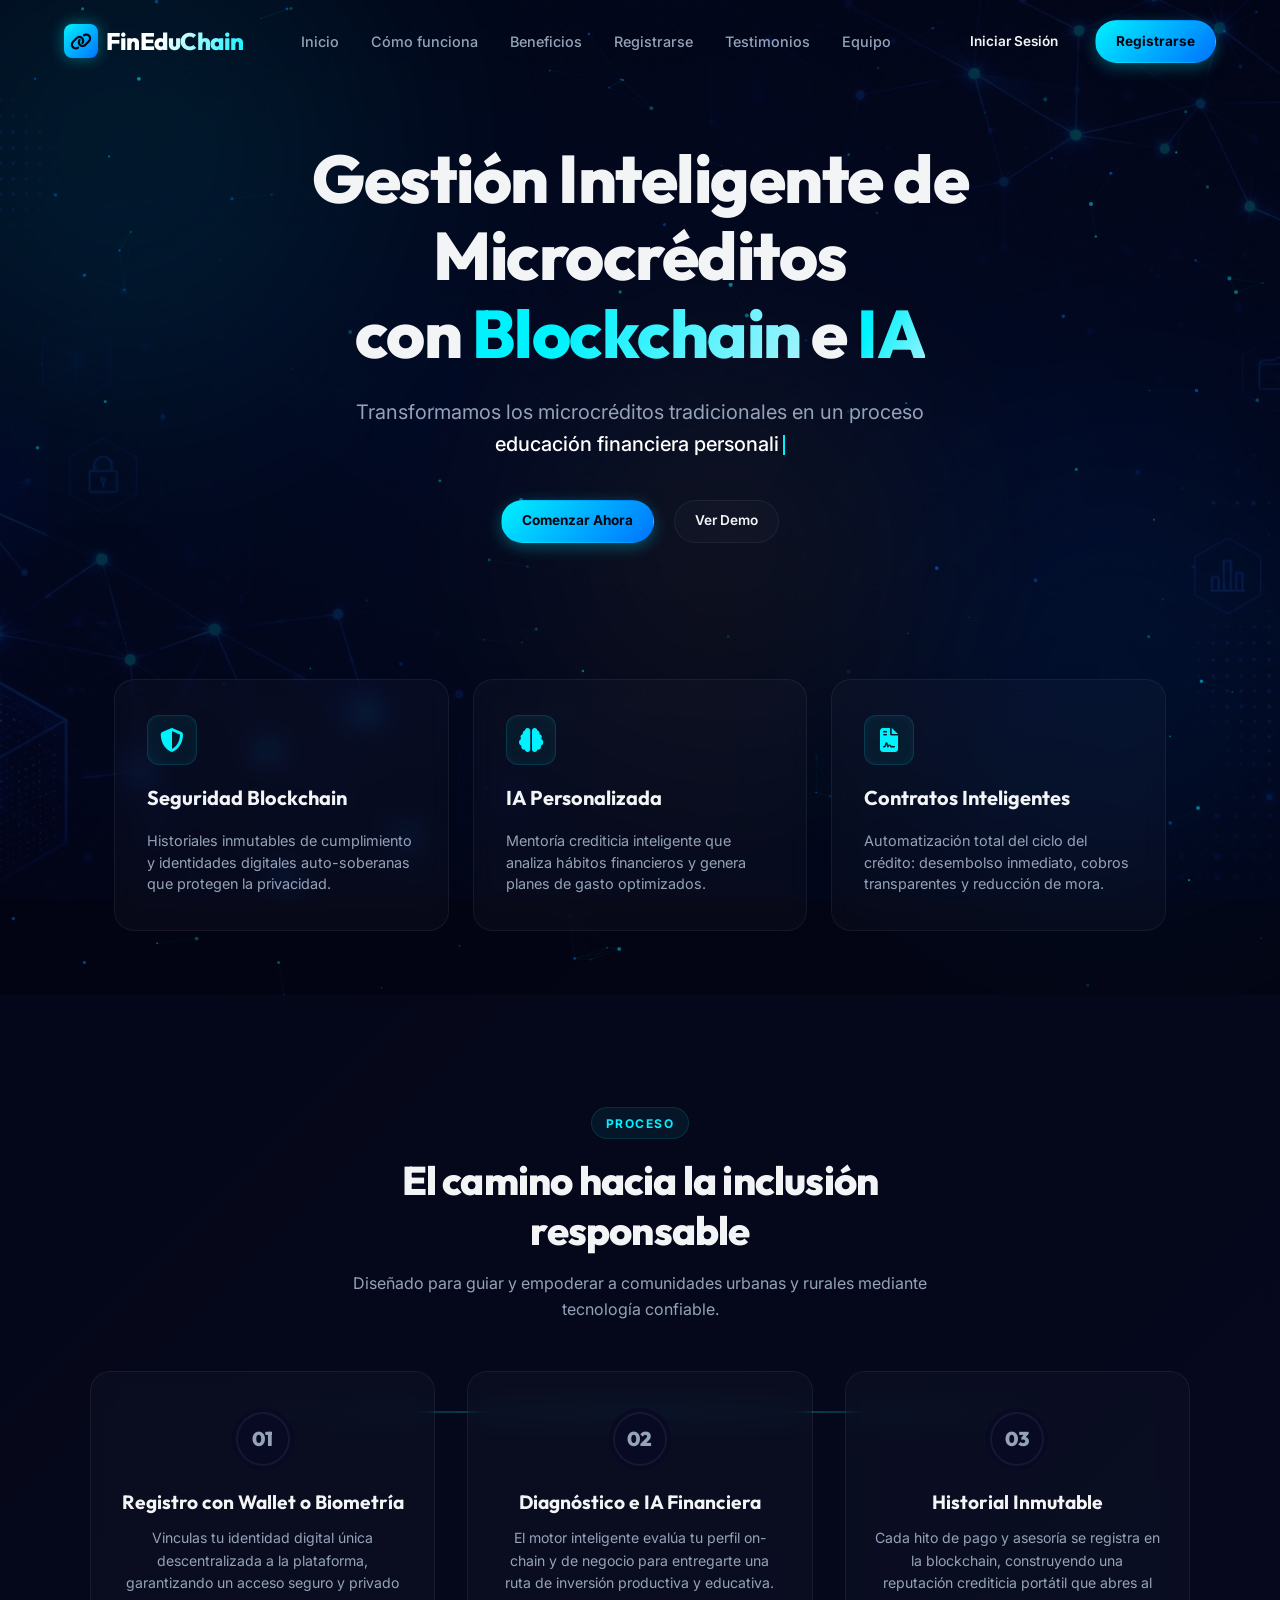
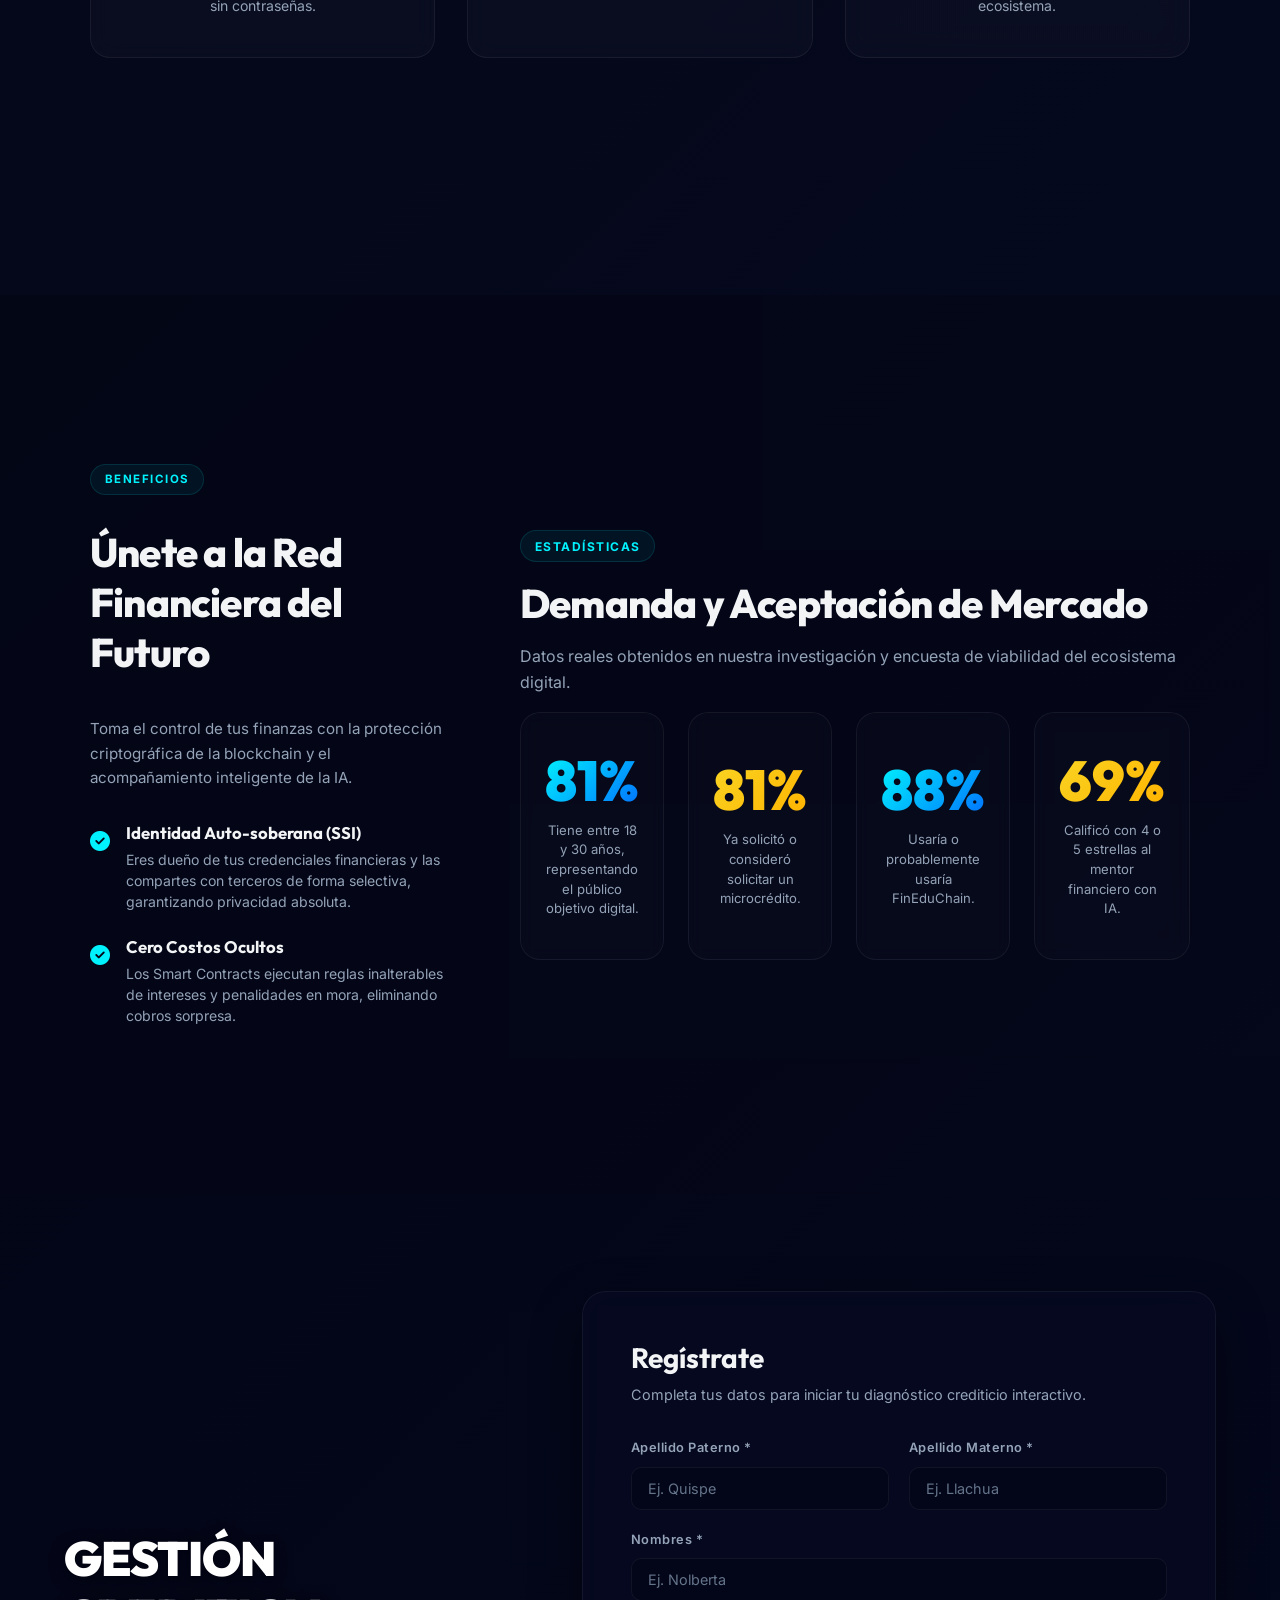
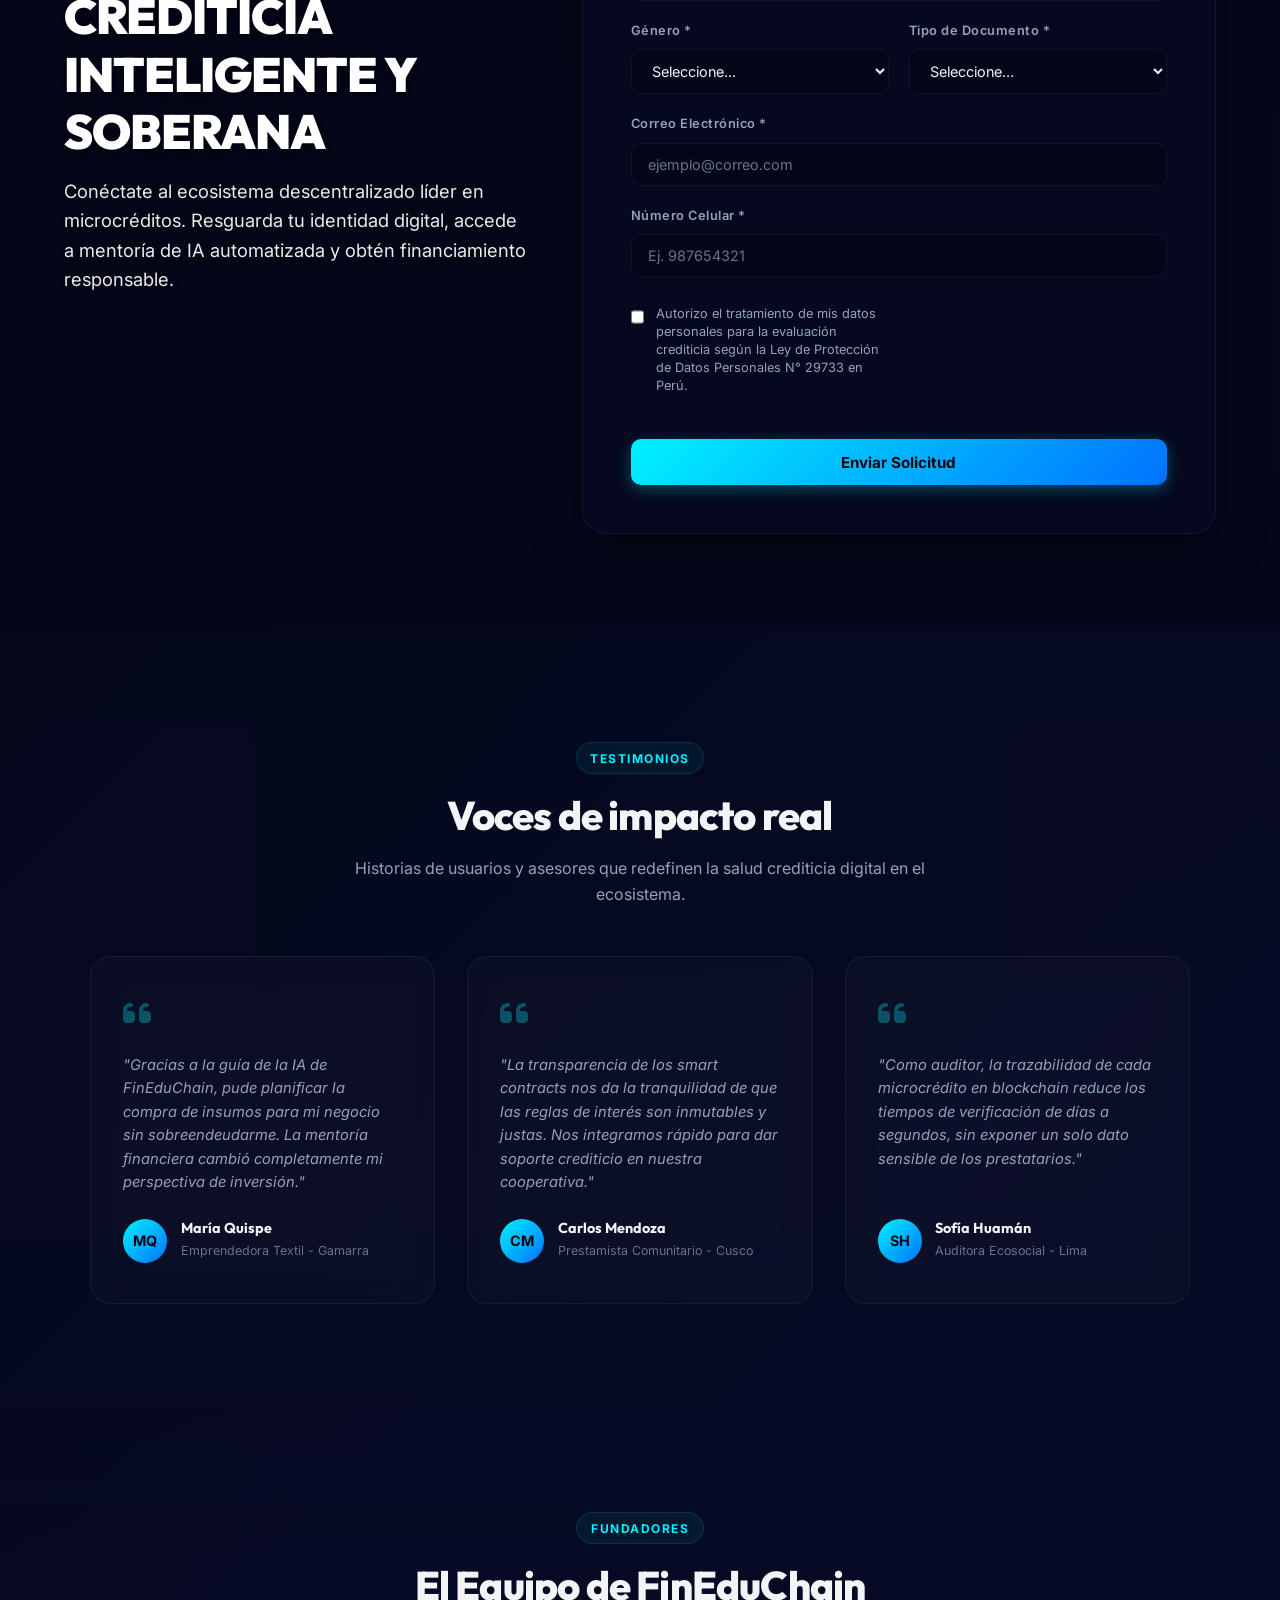
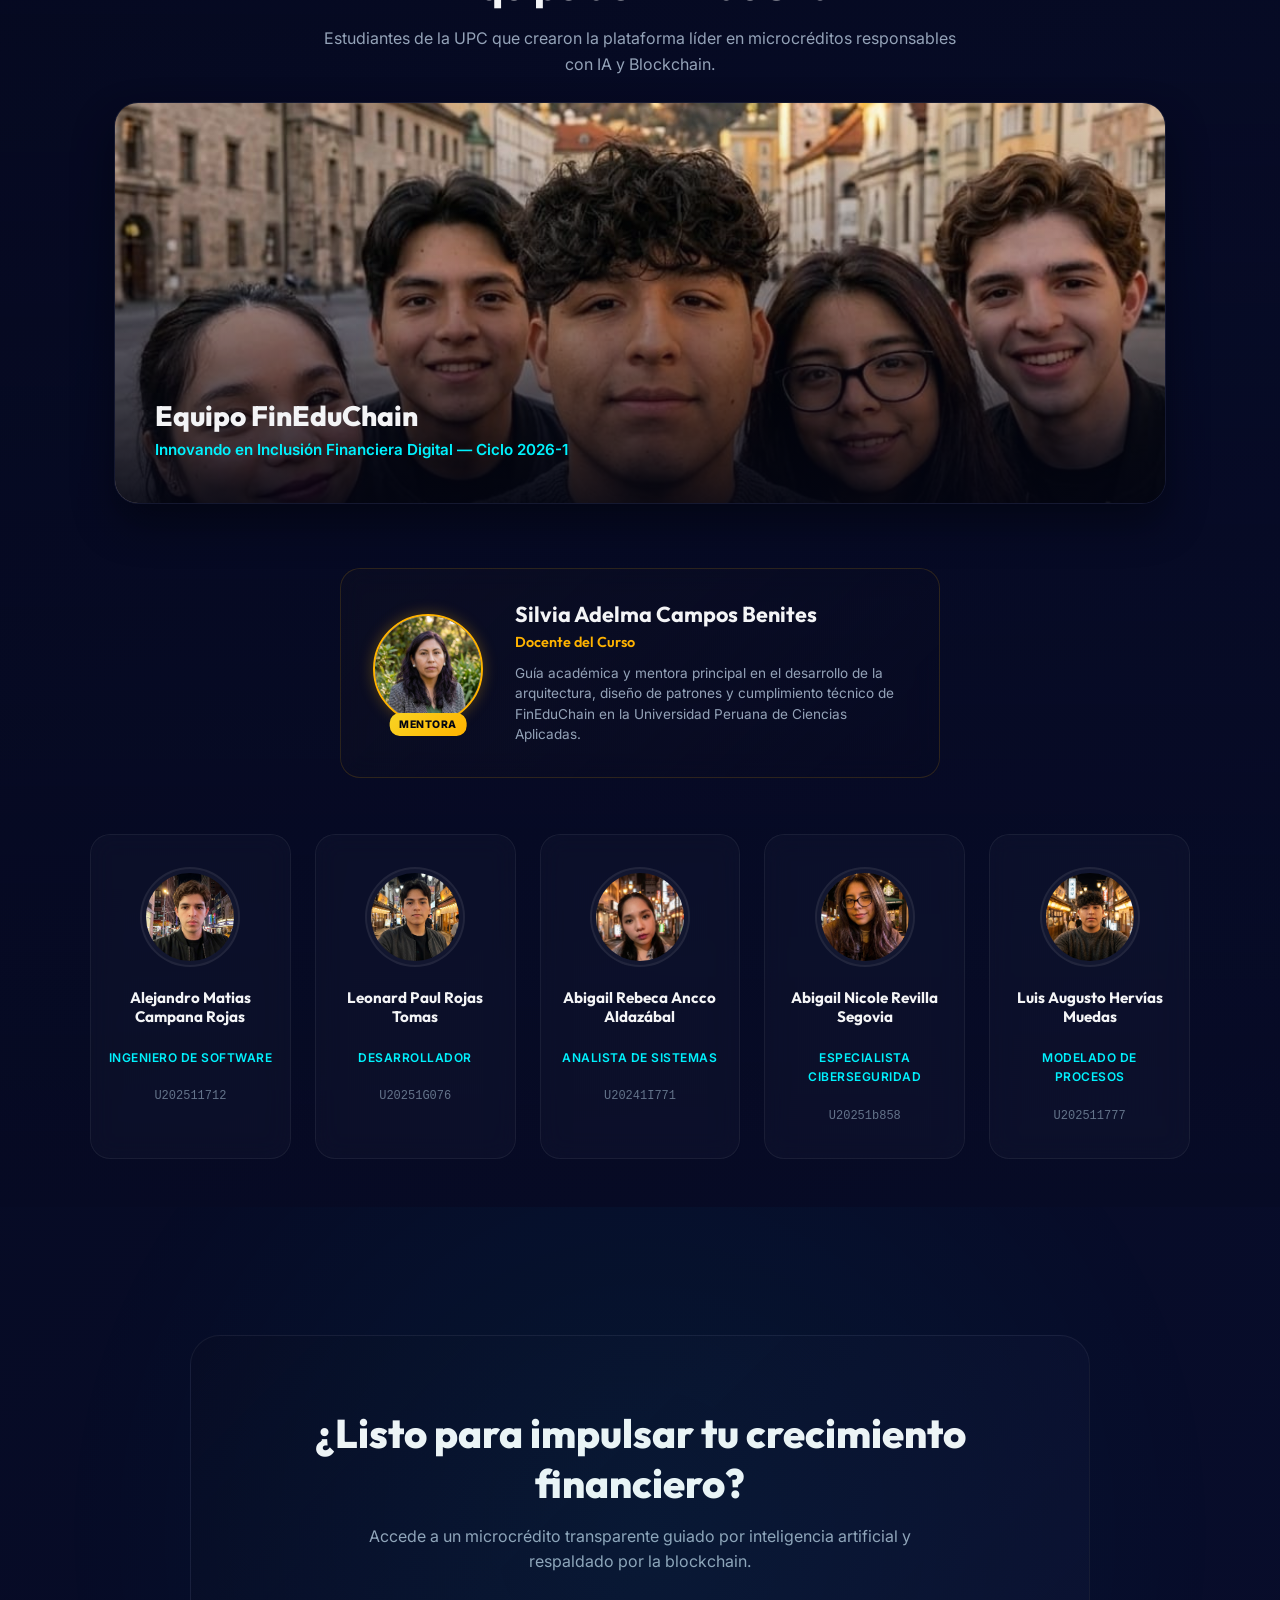
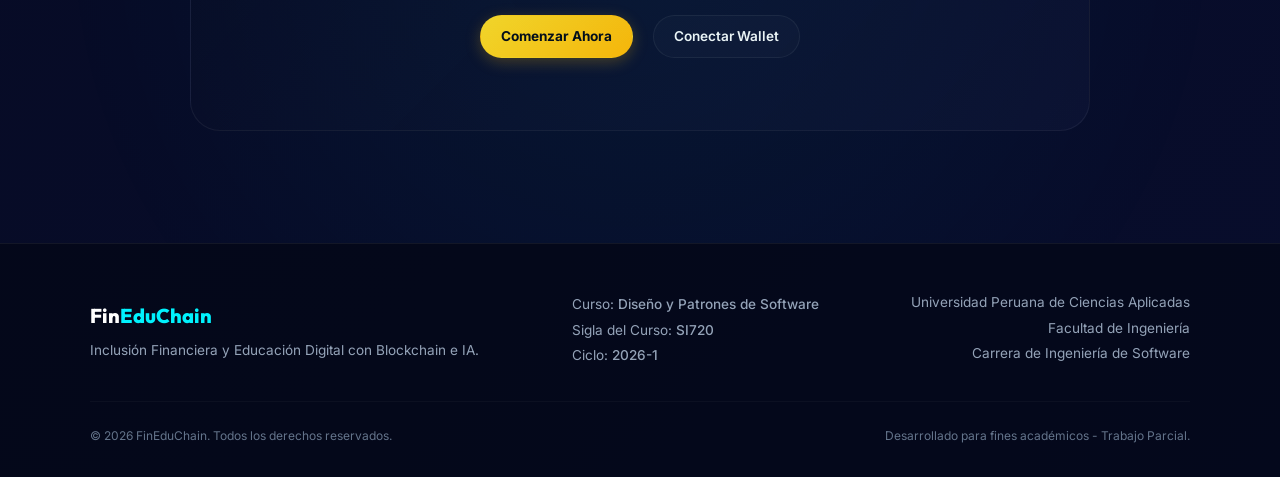
<file: index.html>
<!DOCTYPE html>
<html lang="es">
<head>
  <meta charset="UTF-8">
  <meta name="viewport" content="width=device-width, initial-scale=1.0">
  <meta name="description" content="FinEduChain - Gestión inteligente y transparente de microcréditos comunitarios con IA y Blockchain. Inclusión financiera con educación digital.">
  <title>FinEduChain - Gestión Inteligente de Microcréditos con Blockchain</title>
  <link rel="stylesheet" href="style.css">
  <!-- Font Awesome for Icons -->
  <link rel="stylesheet" href="https://cdnjs.cloudflare.com/ajax/libs/font-awesome/6.4.0/css/all.min.css">
</head>
<body>

  <!-- ══════════════════════════════════════════
       NAVBAR
  ══════════════════════════════════════════ -->
  <nav id="nav">
    <a href="#hero" class="nav-brand">
      <div class="logo-icon">
        <i class="fa-solid fa-link"></i>
      </div>
      <span class="logo-text">FinEduChain</span>
    </a>
    
    <ul class="nav-links">
      <li><a href="#hero" class="active">Inicio</a></li>
      <li><a href="#how-it-works">Cómo funciona</a></li>
      <li><a href="#benefits">Beneficios</a></li>
      <li><a href="#register">Registrarse</a></li>
      <li><a href="#testimonials">Testimonios</a></li>
      <li><a href="#team">Equipo</a></li>
    </ul>

    <div class="nav-actions">
      <a href="login.html" class="btn btn-text">Iniciar Sesión</a>
      <a href="#register" class="btn btn-primary">Registrarse</a>
    </div>

    <button class="burger" id="burg" aria-label="Abrir menú de navegación">
      <span></span>
      <span></span>
      <span></span>
    </button>
  </nav>

  <!-- Mobile Navigation -->
  <div class="mob-nav" id="mobnav">
    <a href="#hero" onclick="closeMob()">Inicio</a>
    <a href="#how-it-works" onclick="closeMob()">Cómo funciona</a>
    <a href="#benefits" onclick="closeMob()">Beneficios</a>
    <a href="#register" onclick="closeMob()">Registrarse</a>
    <a href="#testimonials" onclick="closeMob()">Testimonios</a>
    <a href="#team" onclick="closeMob()">Equipo</a>
    <div class="mob-nav-actions">
      <a href="login.html" class="btn btn-outline" style="max-width: 100%;">Iniciar Sesión</a>
      <a href="#register" class="btn btn-primary" onclick="closeMob()" style="max-width: 100%;">Registrarse</a>
    </div>
  </div>

  <!-- ══════════════════════════════════════════
       HERO SECTION
  ══════════════════════════════════════════ -->
  <header id="hero">
    <!-- Interactive Background Particle Canvas -->
    <canvas id="particle-canvas"></canvas>
    
    <!-- Glowing Ambient Blobs -->
    <div class="blob blob-1"></div>
    <div class="blob blob-2"></div>
    <div class="blob blob-3"></div>

    <div class="hero-content">
      <div class="hero-title-wrap rv">
        <h1 class="hero-title">
          Gestión Inteligente de Microcréditos <br>con <span class="highlight-cyan">Blockchain</span> e <span class="highlight-cyan">IA</span>
        </h1>
      </div>
      
      <p class="hero-subtitle rv delay-1">
        Transformamos los microcréditos tradicionales en un proceso 
        <span class="hero-subtitle-typewriter" id="tw-text">educativo e inmutable</span><span class="tw-cursor"></span>
      </p>

      <div class="hero-buttons rv delay-2">
        <a href="#register" class="btn btn-primary btn-lg">Comenzar Ahora</a>
        <a href="#how-it-works" class="btn btn-outline btn-lg">Ver Demo</a>
      </div>
    </div>

    <!-- Feature Cards -->
    <div class="hero-features rv delay-3">
      <!-- Card 1 -->
      <div class="feature-card glass-panel">
        <div class="feature-icon-box">
          <i class="fa-solid fa-shield-halved"></i>
        </div>
        <h3>Seguridad Blockchain</h3>
        <p>Historiales inmutables de cumplimiento y identidades digitales auto-soberanas que protegen la privacidad.</p>
      </div>

      <!-- Card 2 -->
      <div class="feature-card glass-panel">
        <div class="feature-icon-box">
          <i class="fa-solid fa-brain"></i>
        </div>
        <h3>IA Personalizada</h3>
        <p>Mentoría crediticia inteligente que analiza hábitos financieros y genera planes de gasto optimizados.</p>
      </div>

      <!-- Card 3 -->
      <div class="feature-card glass-panel">
        <div class="feature-icon-box">
          <i class="fa-solid fa-file-contract"></i>
        </div>
        <h3>Contratos Inteligentes</h3>
        <p>Automatización total del ciclo del crédito: desembolso inmediato, cobros transparentes y reducción de mora.</p>
      </div>
    </div>
  </header>

  <!-- ══════════════════════════════════════════
       CÓMO FUNCIONA
  ══════════════════════════════════════════ -->
  <section class="section" id="how-it-works">
    <div class="section-header rv">
      <span class="section-tag">Proceso</span>
      <h2 class="section-title">El camino hacia la inclusión responsable</h2>
      <p class="section-subtitle">Diseñado para guiar y empoderar a comunidades urbanas y rurales mediante tecnología confiable.</p>
    </div>

    <div class="process-grid">
      <!-- Step 1 -->
      <div class="process-step glass-panel rv delay-1">
        <div class="step-num">01</div>
        <h3>Registro con Wallet o Biometría</h3>
        <p>Vinculas tu identidad digital única descentralizada a la plataforma, garantizando un acceso seguro y privado sin contraseñas.</p>
      </div>

      <!-- Step 2 -->
      <div class="process-step glass-panel rv delay-2">
        <div class="step-num">02</div>
        <h3>Diagnóstico e IA Financiera</h3>
        <p>El motor inteligente evalúa tu perfil on-chain y de negocio para entregarte una ruta de inversión productiva y educativa.</p>
      </div>

      <!-- Step 3 -->
      <div class="process-step glass-panel rv delay-3">
        <div class="step-num">03</div>
        <h3>Historial Inmutable</h3>
        <p>Cada hito de pago y asesoría se registra en la blockchain, construyendo una reputación crediticia portátil que abres al ecosistema.</p>
      </div>
    </div>
  </section>

  <!-- ══════════════════════════════════════════
       BENEFICIOS SECTION (NEW LAYOUT POSITION)
  ══════════════════════════════════════════ -->
  <section class="section" id="benefits">
    <div class="benefits-container">
      
      <!-- Info Panel -->
      <div class="benefits-info-panel rv rv-left">
        <span class="benefits-tag">Beneficios</span>
        <h2>Únete a la Red Financiera del Futuro</h2>
        <p>Toma el control de tus finanzas con la protección criptográfica de la blockchain y el acompañamiento inteligente de la IA.</p>

        <div class="benefits-list">
          <!-- Item 1 -->
          <div class="benefits-item">
            <div class="benefits-icon">
              <i class="fa-solid fa-circle-check"></i>
            </div>
            <div class="benefits-text">
              <h4>Identidad Auto-soberana (SSI)</h4>
              <p>Eres dueño de tus credenciales financieras y las compartes con terceros de forma selectiva, garantizando privacidad absoluta.</p>
            </div>
          </div>

          <!-- Item 2 -->
          <div class="benefits-item">
            <div class="benefits-icon">
              <i class="fa-solid fa-circle-check"></i>
            </div>
            <div class="benefits-text">
              <h4>Cero Costos Ocultos</h4>
              <p>Los Smart Contracts ejecutan reglas inalterables de intereses y penalidades en mora, eliminando cobros sorpresa.</p>
            </div>
          </div>
        </div>
      </div>

      <!-- Stats Grid (Right Column in Benefits) -->
      <div>
        <div style="margin-bottom: 1rem;">
          <span class="section-tag">Estadísticas</span>
          <h2 class="section-title">Demanda y Aceptación de Mercado</h2>
          <p class="section-subtitle">Datos reales obtenidos en nuestra investigación y encuesta de viabilidad del ecosistema digital.</p>
        </div>
        <div class="stats-grid">
          <div class="stat-card glass-panel">
            <span class="stat-number color-cyan" id="stat-0" data-target="81">0%</span>
            <p class="stat-description">Tiene entre 18 y 30 años, representando el público objetivo digital.</p>
          </div>
        <div class="stat-card glass-panel">
          <span class="stat-number color-gold" id="stat-1" data-target="81">0%</span>
          <p class="stat-description">Ya solicitó o consideró solicitar un microcrédito.</p>
        </div>
        <div class="stat-card glass-panel">
          <span class="stat-number color-cyan" id="stat-2" data-target="88">0%</span>
          <p class="stat-description">Usaría o probablemente usaría FinEduChain.</p>
        </div>
        <div class="stat-card glass-panel">
          <span class="stat-number color-gold" id="stat-3" data-target="69">0%</span>
          <p class="stat-description">Calificó con 4 o 5 estrellas al mentor financiero con IA.</p>
        </div>
      </div>

    </div>
  </section>

  <!-- ══════════════════════════════════════════
       REGISTRO (SPLIT LAYOUT & ZOOM BACKGROUND)
  ══════════════════════════════════════════ -->
  <section id="register">
    
    <!-- Parallax Background Container -->
    <div id="register-bg-container">
      <div id="register-bg"></div>
    </div>

    <!-- Split Grid Layout Container -->
    <div class="register-split-container">
      
      <!-- Left side text overlay -->
      <div class="register-left-content rv rv-left">
        <h2>Gestión crediticia inteligente y soberana</h2>
        <p>Conéctate al ecosistema descentralizado líder en microcréditos. Resguarda tu identidad digital, accede a mentoría de IA automatizada y obtén financiamiento responsable.</p>
      </div>

      <!-- Right side form card aligned to the right (occupies ~42%) -->
      <div class="register-form-card glass-panel rv rv-right">
        <h2>Regístrate</h2>
        <p>Completa tus datos para iniciar tu diagnóstico crediticio interactivo.</p>
        
        <form id="registration-form" novalidate>
          <div class="form-grid">
            
            <div class="form-group">
              <label for="ap-paterno">Apellido Paterno *</label>
              <input type="text" id="ap-paterno" name="apPaterno" placeholder="Ej. Quispe" required>
            </div>

            <div class="form-group">
              <label for="ap-materno">Apellido Materno *</label>
              <input type="text" id="ap-materno" name="apMaterno" placeholder="Ej. Llachua" required>
            </div>

            <div class="form-group full-width">
              <label for="nombres">Nombres *</label>
              <input type="text" id="nombres" name="nombres" placeholder="Ej. Nolberta" required>
            </div>

            <div class="form-group">
              <label for="genero">Género *</label>
              <select id="genero" name="genero" required>
                <option value="" disabled selected>Seleccione...</option>
                <option value="Femenino">Femenino</option>
                <option value="Masculino">Masculino</option>
                <option value="Otro">Otro / Prefiero no decirlo</option>
              </select>
            </div>

            <div class="form-group">
              <label for="tipo-doc">Tipo de Documento *</label>
              <select id="tipo-doc" name="tipoDoc" required>
                <option value="" disabled selected>Seleccione...</option>
                <option value="DNI">DNI (Perú)</option>
                <option value="CE">Carnet de Extranjería</option>
                <option value="Pasaporte">Pasaporte</option>
              </select>
            </div>

            <div class="form-group full-width" id="num-doc-wrapper" style="display: none;">
              <label for="num-doc">Número de Documento *</label>
              <input type="text" id="num-doc" name="numDoc" placeholder="Ej. 12345678">
            </div>

            <div class="form-group full-width">
              <label for="correo">Correo Electrónico *</label>
              <input type="email" id="correo" name="correo" placeholder="ejemplo@correo.com" required>
            </div>

            <div class="form-group full-width">
              <label for="celular">Número Celular *</label>
              <input type="tel" id="celular" name="celular" placeholder="Ej. 987654321" required>
            </div>

            <div class="form-checkbox full-width">
              <input type="checkbox" id="auth-datos" name="authDatos" required>
              <label for="auth-datos">
                Autorizo el tratamiento de mis datos personales para la evaluación crediticia según la Ley de Protección de Datos Personales N° 29733 en Perú.
              </label>
            </div>

            <div class="form-group full-width form-actions">
              <button type="submit" class="btn btn-primary">Enviar Solicitud</button>
            </div>

          </div>
        </form>
      </div>

    </div>
  </section>

  <!-- ══════════════════════════════════════════
       TESTIMONIOS
  ══════════════════════════════════════════ -->
  <section class="section" id="testimonials">
    <div class="section-header rv">
      <span class="section-tag">Testimonios</span>
      <h2 class="section-title">Voces de impacto real</h2>
      <p class="section-subtitle">Historias de usuarios y asesores que redefinen la salud crediticia digital en el ecosistema.</p>
    </div>

    <div class="testimonials-grid">
      <!-- Testimonial 1 -->
      <div class="testimonial-card glass-panel rv delay-1">
        <div class="quote-icon"><i class="fa-solid fa-quote-left"></i></div>
        <p class="testimonial-text">
          "Gracias a la guía de la IA de FinEduChain, pude planificar la compra de insumos para mi negocio sin sobreendeudarme. La mentoría financiera cambió completamente mi perspectiva de inversión."
        </p>
        <div class="testimonial-user">
          <div class="user-avatar-placeholder">MQ</div>
          <div class="user-info">
            <h4>María Quispe</h4>
            <span>Emprendedora Textil - Gamarra</span>
          </div>
        </div>
      </div>

      <!-- Testimonial 2 -->
      <div class="testimonial-card glass-panel rv delay-2">
        <div class="quote-icon"><i class="fa-solid fa-quote-left"></i></div>
        <p class="testimonial-text">
          "La transparencia de los smart contracts nos da la tranquilidad de que las reglas de interés son inmutables y justas. Nos integramos rápido para dar soporte crediticio en nuestra cooperativa."
        </p>
        <div class="testimonial-user">
          <div class="user-avatar-placeholder">CM</div>
          <div class="user-info">
            <h4>Carlos Mendoza</h4>
            <span>Prestamista Comunitario - Cusco</span>
          </div>
        </div>
      </div>

      <!-- Testimonial 3 -->
      <div class="testimonial-card glass-panel rv delay-3">
        <div class="quote-icon"><i class="fa-solid fa-quote-left"></i></div>
        <p class="testimonial-text">
          "Como auditor, la trazabilidad de cada microcrédito en blockchain reduce los tiempos de verificación de días a segundos, sin exponer un solo dato sensible de los prestatarios."
        </p>
        <div class="testimonial-user">
          <div class="user-avatar-placeholder">SH</div>
          <div class="user-info">
            <h4>Sofía Huamán</h4>
            <span>Auditora Ecosocial - Lima</span>
          </div>
        </div>
      </div>
    </div>
  </section>

  <!-- ══════════════════════════════════════════
       EQUIPO
  ══════════════════════════════════════════ -->
  <section class="section" id="team">
    <div class="section-header rv">
      <span class="section-tag">Fundadores</span>
      <h2 class="section-title">El Equipo de FinEduChain</h2>
      <p class="section-subtitle">Estudiantes de la UPC que crearon la plataforma líder en microcréditos responsables con IA y Blockchain.</p>
    </div>

    <!-- Featured Group Photo -->
    <div class="team-header-photo rv">
      <div class="team-group-wrapper">
        <img src="Equipo/Foto grupal.jpeg" alt="Foto Grupal del Equipo FinEduChain" class="team-group-img">
        <div class="team-group-overlay">
          <h3>Equipo FinEduChain</h3>
          <p>Innovando en Inclusión Financiera Digital — Ciclo 2026-1</p>
        </div>
      </div>
    </div>

    <div class="team-container">
      
      <!-- Professor Section -->
      <div class="teacher-section rv">
        <div class="teacher-card glass-panel">
          <div class="teacher-avatar-box">
            <img src="Equipo/Profesora.jpeg" alt="Profesora Silvia Adelma Campos Benites" class="teacher-img">
            <span class="teacher-badge">Mentora</span>
          </div>
          <div class="teacher-info">
            <h3>Silvia Adelma Campos Benites</h3>
            <h4>Docente del Curso</h4>
            <p>Guía académica y mentora principal en el desarrollo de la arquitectura, diseño de patrones y cumplimiento técnico de FinEduChain en la Universidad Peruana de Ciencias Aplicadas.</p>
          </div>
        </div>
      </div>

      <!-- Students Grid -->
      <div class="students-grid">
        
        <!-- Member 1: Alejandro Campana -->
        <div class="team-card glass-panel rv delay-1">
          <div class="team-avatar-box">
            <img src="Equipo/Alejandro Campana.jpeg" alt="Alejandro Matias Campana Rojas" class="team-card-img">
          </div>
          <h3 class="team-name">Alejandro Matias Campana Rojas</h3>
          <span class="team-role">Ingeniero de Software</span>
          <span class="team-code">U202511712</span>
          
          <div class="team-hover-info">
            <p>Diseña la arquitectura técnica del sistema web y móvil. Define el stack y asegura la integración de los módulos de IA y Blockchain.</p>
            <div class="team-socials">
              <a href="#" aria-label="LinkedIn Profile"><i class="fa-brands fa-linkedin"></i></a>
              <a href="#" aria-label="GitHub Profile"><i class="fa-brands fa-github"></i></a>
            </div>
          </div>
        </div>

        <!-- Member 2: Leonard Rojas -->
        <div class="team-card glass-panel rv delay-2">
          <div class="team-avatar-box">
            <img src="Equipo/Leonard.jpeg" alt="Leonard Paul Rojas Tomas" class="team-card-img">
          </div>
          <h3 class="team-name">Leonard Paul Rojas Tomas</h3>
          <span class="team-role">Desarrollador</span>
          <span class="team-code">U20251G076</span>

          <div class="team-hover-info">
            <p>Programa las interfaces de usuario web y móvil. Integra los contratos inteligentes en blockchain y optimiza el rendimiento del código.</p>
            <div class="team-socials">
              <a href="#" aria-label="LinkedIn Profile"><i class="fa-brands fa-linkedin"></i></a>
              <a href="#" aria-label="GitHub Profile"><i class="fa-brands fa-github"></i></a>
            </div>
          </div>
        </div>

        <!-- Member 3: Abigail Ancco -->
        <div class="team-card glass-panel rv delay-3">
          <div class="team-avatar-box">
            <img src="Equipo/Abigail Annco.jpeg" alt="Abigail Rebeca Ancco Aldazábal" class="team-card-img">
          </div>
          <h3 class="team-name">Abigail Rebeca Ancco Aldazábal</h3>
          <span class="team-role">Analista de Sistemas</span>
          <span class="team-code">U20241I771</span>

          <div class="team-hover-info">
            <p>Levanta y documenta requerimientos funcionales. Modela diagramas UML e identifica las reglas de inclusión financiera aplicables.</p>
            <div class="team-socials">
              <a href="#" aria-label="LinkedIn Profile"><i class="fa-brands fa-linkedin"></i></a>
              <a href="#" aria-label="GitHub Profile"><i class="fa-brands fa-github"></i></a>
            </div>
          </div>
        </div>

        <!-- Member 4: Abigail Revilla -->
        <div class="team-card glass-panel rv delay-4">
          <div class="team-avatar-box">
            <img src="Equipo/Abigail Revilla.jpeg" alt="Abigail Nicole Revilla Segovia" class="team-card-img">
          </div>
          <h3 class="team-name">Abigail Nicole Revilla Segovia</h3>
          <span class="team-role">Especialista Ciberseguridad</span>
          <span class="team-code">U20251b858</span>

          <div class="team-hover-info">
            <p>Establece protocolos de seguridad y resiliencia. Garantiza el cumplimiento de regulaciones internacionales como GDPR y WCAG.</p>
            <div class="team-socials">
              <a href="#" aria-label="LinkedIn Profile"><i class="fa-brands fa-linkedin"></i></a>
              <a href="#" aria-label="GitHub Profile"><i class="fa-brands fa-github"></i></a>
            </div>
          </div>
        </div>

        <!-- Member 5: Luis Hervías -->
        <div class="team-card glass-panel rv delay-5">
          <div class="team-avatar-box">
            <img src="Equipo/Hervias.jpeg" alt="Luis Augusto Hervías Muedas" class="team-card-img">
          </div>
          <h3 class="team-name">Luis Augusto Hervías Muedas</h3>
          <span class="team-role">Modelado de Procesos</span>
          <span class="team-code">U202511777</span>

          <div class="team-hover-info">
            <p>Elabora objetivos del proyecto y define escenarios AS-IS / TO-BE. Diagrama flujos de crédito asegurando trazabilidad total.</p>
            <div class="team-socials">
              <a href="#" aria-label="LinkedIn Profile"><i class="fa-brands fa-linkedin"></i></a>
              <a href="#" aria-label="GitHub Profile"><i class="fa-brands fa-github"></i></a>
            </div>
          </div>
        </div>

      </div>

    </div>
  </section>

  <!-- ══════════════════════════════════════════
       CTA FINAL & FOOTER
  ══════════════════════════════════════════ -->
  <section class="section" id="cta-final">
    <div class="cta-box rv">
      <h2>¿Listo para impulsar tu crecimiento financiero?</h2>
      <p>Accede a un microcrédito transparente guiado por inteligencia artificial y respaldado por la blockchain.</p>
      <div class="cta-buttons">
        <a href="#register" class="btn btn-gold btn-lg">Comenzar Ahora</a>
        <a href="login.html" class="btn btn-outline btn-lg">Conectar Wallet</a>
      </div>
    </div>
  </section>

  <footer id="footer">
    <div class="footer-content">
      <div class="footer-brand">
        <a href="#hero" class="footer-logo">Fin<span>EduChain</span></a>
        <p>Inclusión Financiera y Educación Digital con Blockchain e IA.</p>
      </div>

      <div class="footer-info">
        <p>Curso: <span>Diseño y Patrones de Software</span></p>
        <p>Sigla del Curso: <span>SI720</span></p>
        <p>Ciclo: <span>2026-1</span></p>
      </div>

      <div class="footer-academic">
        <p><span>Universidad Peruana de Ciencias Aplicadas</span></p>
        <p>Facultad de Ingeniería</p>
        <p>Carrera de Ingeniería de Software</p>
      </div>
    </div>

    <div class="footer-bottom">
      <p>&copy; 2026 FinEduChain. Todos los derechos reservados.</p>
      <p>Desarrollado para fines académicos - Trabajo Parcial.</p>
    </div>
  </footer>

  <!-- Toast Notification element for custom feedback -->
  <div class="toast-msg" id="form-toast">
    <i class="fa-solid fa-circle-check" id="toast-icon"></i>
    <span id="toast-text">¡Mensaje enviado con éxito!</span>
  </div>

  <script src="script.js"></script>
</body>
</html>
</file>
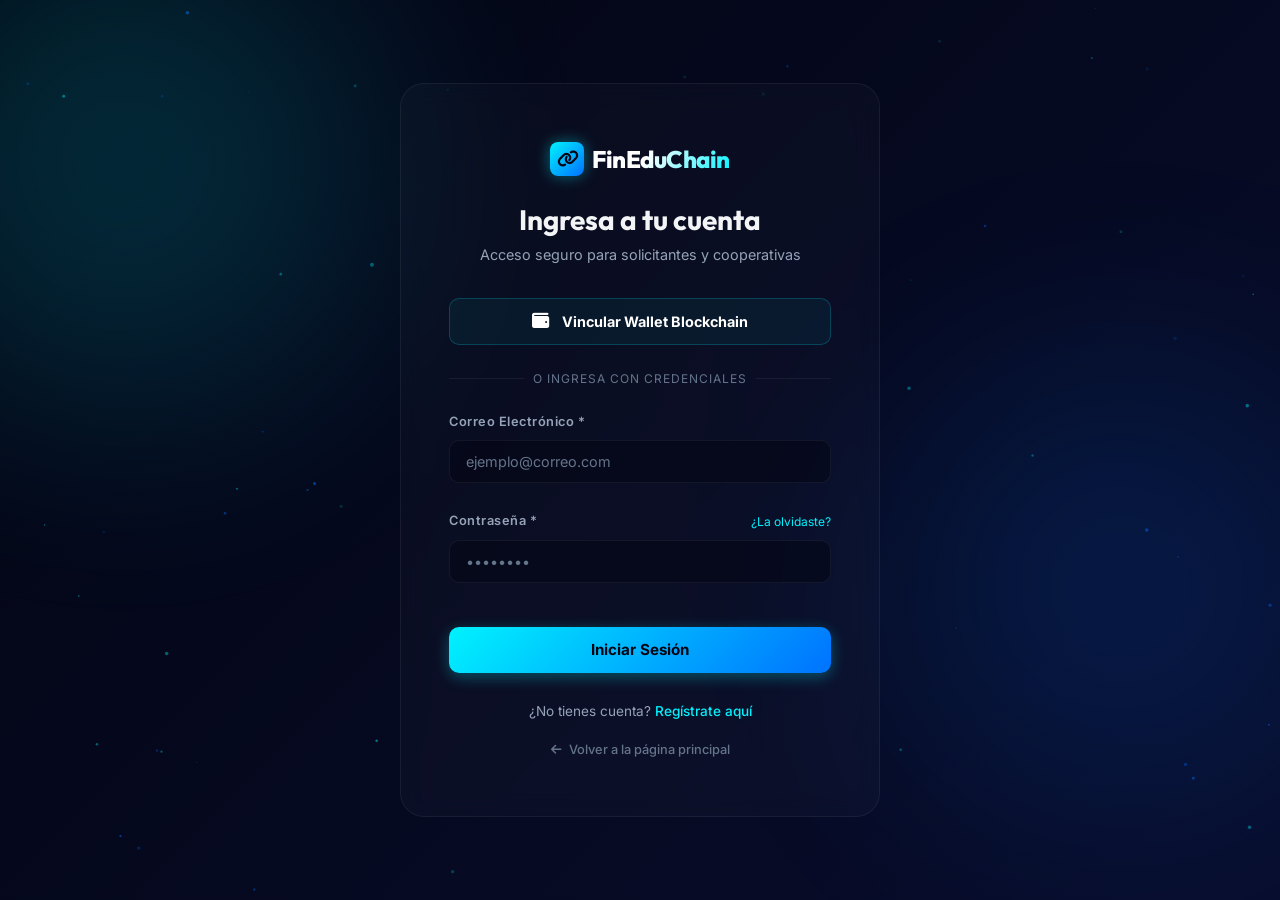
<file: login.html>
<!DOCTYPE html>
<html lang="es">
<head>
  <meta charset="UTF-8">
  <meta name="viewport" content="width=device-width, initial-scale=1.0">
  <meta name="description" content="FinEduChain - Iniciar Sesión. Accede a tu mentoría financiera y microcréditos con autenticación segura en blockchain.">
  <title>Iniciar Sesión - FinEduChain</title>
  <link rel="stylesheet" href="style.css">
  <link rel="stylesheet" href="https://cdnjs.cloudflare.com/ajax/libs/font-awesome/6.4.0/css/all.min.css">
</head>
<body class="login-body">
  <canvas id="login-canvas" style="position:fixed;top:0;left:0;width:100%;height:100%;z-index:0;pointer-events:none;"></canvas>

  <!-- Glowing Ambient Blobs -->
  <div class="blob blob-1" style="opacity: 0.15;"></div>
  <div class="blob blob-2" style="opacity: 0.15;"></div>

  <!-- Login Card container -->
  <div class="login-card glass-panel rv in">
    <div class="login-header">
      <a href="index.html" class="nav-brand">
        <div class="logo-icon">
          <i class="fa-solid fa-link"></i>
        </div>
        <span class="logo-text">FinEduChain</span>
      </a>
      <h2>Ingresa a tu cuenta</h2>
      <p>Acceso seguro para solicitantes y cooperativas</p>
    </div>

    <!-- Simulated Wallet Connection Option (Top Priority for Blockchain UI) -->
    <button type="button" class="btn-wallet-connect" id="btn-login-wallet">
      <i class="fa-solid fa-wallet wallet-icon"></i>
      <span id="wallet-btn-text">Vincular Wallet Blockchain</span>
    </button>

    <div class="login-divider">O ingresa con credenciales</div>

    <!-- Credentials Form -->
    <form id="login-form" novalidate>
      <div class="form-grid" style="grid-template-columns: 1fr;">
        
        <div class="form-group full-width">
          <label for="login-email">Correo Electrónico *</label>
          <input type="email" id="login-email" name="loginEmail" placeholder="ejemplo@correo.com" required>
        </div>

        <div class="form-group full-width" style="margin-top: 0.5rem;">
          <div style="display: flex; justify-content: space-between; align-items: center;">
            <label for="login-password">Contraseña *</label>
            <a href="#" style="color: var(--cyan); text-decoration: none; font-size: 0.75rem;">¿La olvidaste?</a>
          </div>
          <input type="password" id="login-password" name="loginPassword" placeholder="••••••••" required>
        </div>

        <div class="form-group full-width form-actions" style="margin-top: 1.5rem;">
          <button type="submit" class="btn btn-primary" style="width: 100%;">Iniciar Sesión</button>
        </div>

      </div>
    </form>

    <!-- Login Footer links -->
    <div class="login-footer-links">
      <p>¿No tienes cuenta? <a href="index.html#register">Regístrate aquí</a></p>
      <p style="margin-top: 0.5rem;">
        <a href="index.html" class="back-home">
          <i class="fa-solid fa-arrow-left" style="font-size: 0.75rem; margin-right: 0.25rem;"></i> Volver a la página principal
        </a>
      </p>
    </div>
  </div>

  <!-- Toast Notification element for custom feedback -->
  <div class="toast-msg" id="login-toast">
    <i class="fa-solid fa-circle-check" id="toast-icon"></i>
    <span id="toast-text">¡Acceso concedido!</span>
  </div>

  <!-- Import JS script (needs to run wallet simulation and validation) -->
  <script src="script.js"></script>
</body>
</html>
</file>
<file: style.css>
/* ════════════════════════════════════════════════════════════════════════
   FinEduChain Premium CSS Stylesheet (Updated)
   Designed for: SI720 Diseño y Patrones de Software
   Theme: Fintech Modern, AI & Blockchain (Navy, Bright Cyan & Gold)
   ════════════════════════════════════════════════════════════════════════ */

@import url('https://fonts.googleapis.com/css2?family=Inter:wght@300;400;500;600;700&family=Outfit:wght@400;500;600;700;800;900&display=swap');

/* ─── VARIABLES & ROOT ─── */
:root {
  --bg-dark: #030512;
  --bg-panel: #070a22;
  --bg-panel-light: #0d1233;
  --bg-gradient: linear-gradient(135deg, #030512 0%, #080d2c 100%);
  
  /* Brand Colors */
  --cyan: #00f2fe;
  --cyan-rgb: 0, 242, 254;
  --blue-bright: #0072ff;
  --gold: #ffb300;
  --gold-rgb: 255, 179, 0;
  --gold-light: #f9d423;
  
  /* Gradients */
  --cyan-blue-grad: linear-gradient(135deg, var(--cyan) 0%, var(--blue-bright) 100%);
  --gold-grad: linear-gradient(135deg, var(--gold-light) 0%, var(--gold) 100%);
  --glow-cyan: rgba(0, 242, 254, 0.15);
  --glow-gold: rgba(255, 179, 0, 0.12);
  
  /* Borders and Glass */
  --glass-bg: rgba(7, 10, 34, 0.65);
  --glass-card: rgba(255, 255, 255, 0.025);
  --glass-border: rgba(255, 255, 255, 0.06);
  --glass-border-hover: rgba(0, 242, 254, 0.25);
  
  /* Typography */
  --text-main: #f3f4f6;
  --text-secondary: #94a3b8;
  --text-muted: #64748b;
  --font-heading: 'Outfit', sans-serif;
  --font-body: 'Inter', sans-serif;
  
  /* Transitions */
  --ease-soft: cubic-bezier(0.16, 1, 0.3, 1);
  --transition-fast: 0.2s ease;
  --transition-medium: 0.4s var(--ease-soft);
  --transition-slow: 0.8s var(--ease-soft);
}

/* ─── RESET & BASE ─── */
*, *::before, *::after {
  margin: 0;
  padding: 0;
  box-sizing: border-box;
}

html {
  scroll-behavior: smooth;
  font-size: 16px;
}

body {
  background: var(--bg-dark);
  background-image: var(--bg-gradient);
  color: var(--text-main);
  font-family: var(--font-body);
  line-height: 1.6;
  overflow-x: hidden;
}

/* Custom Scrollbar */
::-webkit-scrollbar {
  width: 8px;
  height: 8px;
}

::-webkit-scrollbar-track {
  background: var(--bg-dark);
}

::-webkit-scrollbar-thumb {
  background: var(--bg-panel-light);
  border-radius: 4px;
  border: 1px solid var(--glass-border);
  transition: background var(--transition-fast);
}

::-webkit-scrollbar-thumb:hover {
  background: var(--cyan);
}

/* Form inputs & selections reset */
input, select, textarea, button {
  font-family: inherit;
  color: inherit;
}

/* Typography styles */
h1, h2, h3, h4, h5, h6 {
  font-family: var(--font-heading);
  font-weight: 700;
  line-height: 1.25;
}

/* ─── GLASS PANEL CLASS ─── */
.glass-panel {
  background: var(--glass-card);
  backdrop-filter: blur(12px);
  -webkit-backdrop-filter: blur(12px);
  border: 1px solid var(--glass-border);
  border-radius: 16px;
  transition: border-color var(--transition-medium), transform var(--transition-medium), box-shadow var(--transition-medium);
}

.glass-panel:hover {
  border-color: var(--glass-border-hover);
  box-shadow: 0 10px 30px rgba(0, 242, 254, 0.04);
}

/* ─── NAV BAR ─── */
#nav {
  position: fixed;
  top: -100;
  left: 0;
  width: 100%;
  z-index: 1000;
  display: flex;
  justify-content: space-between;
  align-items: center;
  padding: 1.25rem 5%;
  transition: background var(--transition-medium), border-bottom var(--transition-medium), padding var(--transition-medium);
  border-bottom: 1px solid transparent;
}

#nav.solid {
  background: var(--glass-bg);
  backdrop-filter: blur(20px);
  -webkit-backdrop-filter: blur(20px);
  padding: 0.85rem 5%;
  border-bottom: 1px solid var(--glass-border);
}

.nav-brand {
  display: flex;
  align-items: center;
  gap: 0.5rem;
  text-decoration: none;
  font-family: var(--font-heading);
  font-size: 1.5rem;
  font-weight: 800;
  letter-spacing: -0.5px;
}

.logo-icon {
  width: 34px;
  height: 34px;
  border-radius: 8px;
  background: var(--cyan-blue-grad);
  display: flex;
  align-items: center;
  justify-content: center;
  font-size: 1.1rem;
  color: var(--bg-dark);
  box-shadow: 0 0 15px rgba(0, 242, 254, 0.4);
}

.logo-text {
  background: linear-gradient(120deg, #ffffff 40%, var(--cyan) 100%);
  -webkit-background-clip: text;
  -webkit-text-fill-color: transparent;
  background-clip: text;
}

.nav-links {
  display: flex;
  list-style: none;
  gap: 2rem;
}

.nav-links a {
  text-decoration: none;
  color: var(--text-secondary);
  font-size: 0.9rem;
  font-weight: 500;
  transition: color var(--transition-fast);
  position: relative;
  padding: 0.25rem 0;
}

.nav-links a::after {
  content: '';
  position: absolute;
  bottom: 0;
  left: 0;
  width: 0;
  height: 2px;
  background: var(--cyan);
  transition: width 0.3s var(--ease-soft);
}

.nav-links a:hover {
  color: var(--text-main);
}

.nav-links a:hover::after,
.nav-links a.active::after {
  width: 100%;
}

.nav-links a.active {
  color: var(--text-main);
}

.nav-actions {
  display: flex;
  align-items: center;
  gap: 1rem;
}

.btn {
  display: inline-flex;
  align-items: center;
  justify-content: center;
  padding: 0.6rem 1.25rem;
  border-radius: 30px;
  font-size: 0.85rem;
  font-weight: 600;
  text-decoration: none;
  cursor: pointer;
  transition: all var(--transition-medium);
  border: 1px solid transparent;
}

.btn-text {
  color: var(--text-main);
  background: transparent;
}

.btn-text:hover {
  color: var(--cyan);
}

.btn-outline {
  border: 1px solid var(--glass-border);
  background: rgba(255, 255, 255, 0.02);
  color: var(--text-main);
}

.btn-outline:hover {
  border-color: var(--cyan);
  background: rgba(0, 242, 254, 0.05);
  box-shadow: 0 0 15px var(--glow-cyan);
  transform: translateY(-2px);
}

.btn-primary {
  background: var(--cyan-blue-grad);
  color: var(--bg-dark);
  font-weight: 700;
  box-shadow: 0 4px 15px rgba(0, 242, 254, 0.3);
}

.btn-primary:hover {
  transform: translateY(-2px);
  box-shadow: 0 6px 20px rgba(0, 242, 254, 0.5);
}

.btn-gold {
  background: var(--gold-grad);
  color: var(--bg-dark);
  font-weight: 700;
  box-shadow: 0 4px 15px rgba(255, 179, 0, 0.25);
}

.btn-gold:hover {
  transform: translateY(-2px);
  box-shadow: 0 6px 20px rgba(255, 179, 0, 0.45);
}

.burger {
  display: none;
  background: none;
  border: none;
  cursor: pointer;
  flex-direction: column;
  gap: 5px;
}

.burger span {
  display: block;
  width: 24px;
  height: 2px;
  background: var(--text-main);
  border-radius: 2px;
  transition: transform 0.3s, opacity 0.3s;
}

.mob-nav {
  display: none;
  position: fixed;
  top: 70px;
  left: 0;
  width: 100%;
  background: var(--bg-panel);
  border-bottom: 1px solid var(--glass-border);
  padding: 1.5rem 2rem;
  flex-direction: column;
  gap: 1.5rem;
  z-index: 999;
}

.mob-nav.open {
  display: flex;
}

.mob-nav a {
  text-decoration: none;
  color: var(--text-secondary);
  font-size: 1rem;
  font-weight: 500;
}

.mob-nav-actions {
  display: flex;
  flex-direction: column;
  gap: 0.75rem;
  margin-top: 0.5rem;
}

/* Burger Animation */
.burger.open span:nth-child(1) {
  transform: translateY(7px) rotate(45deg);
}

.burger.open span:nth-child(2) {
  opacity: 0;
}

.burger.open span:nth-child(3) {
  transform: translateY(-7px) rotate(-45deg);
}

/* ─── HERO SECTION (UPDATED WITH IMAGE & OVERLAY) ─── */
#hero {
  position: relative;
  min-height: 100vh;
  padding-top: 100px;
  display: flex;
  flex-direction: column;
  justify-content: center;
  align-items: center;
  overflow: hidden;
  text-align: center;
  background-image: url('Fondo.jpeg');
  background-size: cover;
  background-position: 50% 10%;
  background-attachment: fixed;
  z-index: 1;
}

/* Dark semi-transparent overlay to ensure text contrast */
#hero::before {
  content: '';
  position: absolute;
  inset: 0;
  background: rgba(3, 5, 18, 0.78);
  z-index: 1;
  pointer-events: none;
}

#particle-canvas {
  position: absolute;
  top: 0;
  left: 0;
  width: 100%;
  height: 100%;
  z-index: 2;
  pointer-events: none;
}

/* Ambient glowing blobs */
.blob {
  position: absolute;
  border-radius: 50%;
  filter: blur(120px);
  opacity: 0.08;
  pointer-events: none;
  z-index: 2;
}

.blob-1 {
  width: 500px;
  height: 500px;
  background: var(--cyan);
  top: -10%;
  left: -10%;
  animation: float-blob 18s ease-in-out infinite alternate;
}

.blob-2 {
  width: 450px;
  height: 450px;
  background: var(--blue-bright);
  bottom: 10%;
  right: -5%;
  animation: float-blob 22s ease-in-out infinite alternate-reverse;
}

.blob-3 {
  width: 300px;
  height: 300px;
  background: var(--gold);
  top: 40%;
  left: 45%;
  animation: float-blob 15s ease-in-out infinite alternate;
}

@keyframes float-blob {
  0% { transform: translate(0, 0) scale(1); }
  50% { transform: translate(40px, -60px) scale(1.1); }
  100% { transform: translate(-30px, 30px) scale(0.9); }
}

.hero-content {
  position: relative;
  z-index: 3;
  max-width: 960px;
  padding: 2.5rem 1.5rem;
}

.hero-title-wrap {
  margin-bottom: 1.5rem;
}

.hero-title {
  font-size: clamp(2.2rem, 5.5vw, 4.2rem);
  font-weight: 800;
  line-height: 1.15;
  letter-spacing: -1.5px;
}

.highlight-cyan {
  background: linear-gradient(120deg, var(--cyan) 30%, #a5f3fc 100%);
  -webkit-background-clip: text;
  -webkit-text-fill-color: transparent;
  background-clip: text;
}

.highlight-gold {
  background: var(--gold-grad);
  -webkit-background-clip: text;
  -webkit-text-fill-color: transparent;
  background-clip: text;
}

.hero-subtitle {
  font-size: clamp(1rem, 2.5vw, 1.25rem);
  color: var(--text-secondary);
  max-width: 700px;
  margin: 0 auto 2.5rem;
  font-weight: 400;
}

.hero-subtitle-typewriter {
  font-family: var(--font-body);
  display: inline-block;
  min-height: 1.8rem;
  color: #fff;
  font-weight: 500;
}

.tw-cursor {
  display: inline-block;
  width: 2px;
  height: 1em;
  background: var(--cyan);
  margin-left: 4px;
  vertical-align: middle;
  animation: cursor-blink 0.8s infinite;
}

@keyframes cursor-blink {
  0%, 100% { opacity: 1; }
  50% { opacity: 0; }
}

.hero-buttons {
  display: flex;
  justify-content: center;
  gap: 1.25rem;
  margin-bottom: 5rem;
}

/* Feature Cards under Hero */
.hero-features {
  position: relative;
  z-index: 3;
  display: grid;
  grid-template-columns: repeat(3, 1fr);
  gap: 1.5rem;
  width: 100%;
  max-width: 1100px;
  margin-top: 1rem;
  padding: 0 1.5rem 4rem;
}

.feature-card {
  padding: 2.2rem 2rem;
  text-align: left;
  display: flex;
  flex-direction: column;
  gap: 1.25rem;
  border-radius: 20px;
}

.feature-icon-box {
  width: 50px;
  height: 50px;
  border-radius: 12px;
  background: rgba(0, 242, 254, 0.05);
  border: 1px solid rgba(0, 242, 254, 0.15);
  color: var(--cyan);
  display: flex;
  align-items: center;
  justify-content: center;
  font-size: 1.5rem;
  box-shadow: inset 0 0 10px rgba(0, 242, 254, 0.05);
  transition: transform var(--transition-medium), border-color var(--transition-medium);
}

.feature-card:hover .feature-icon-box {
  transform: scale(1.1);
  border-color: var(--cyan);
  color: #fff;
  background: var(--cyan-blue-grad);
  box-shadow: 0 0 15px rgba(0, 242, 254, 0.3);
}

.feature-card h3 {
  font-size: 1.25rem;
  font-weight: 700;
  color: var(--text-main);
}

.feature-card p {
  font-size: 0.9rem;
  color: var(--text-secondary);
  line-height: 1.5;
}

/* ─── SECTION STYLING GENERAL ─── */
.section {
  position: relative;
  padding: 4rem 5% 3rem;
  z-index: 2;
}

.section-header {
  text-align: center;
  max-width: 650px;
  margin: 0 auto 3rem;
  padding-top: 3rem;
}

.section-tag {
  display: inline-block;
  padding: 0.35rem 0.85rem;
  border-radius: 30px;
  font-size: 0.75rem;
  font-weight: 700;
  text-transform: uppercase;
  letter-spacing: 1.5px;
  color: var(--cyan);
  background: rgba(0, 242, 254, 0.06);
  border: 1px solid rgba(0, 242, 254, 0.12);
  margin-bottom: 1rem;
}

.section-title {
  font-size: clamp(1.8rem, 3.5vw, 2.5rem);
  font-weight: 800;
  letter-spacing: -0.8px;
  margin-bottom: 1rem;
}

.section-subtitle {
  color: var(--text-secondary);
  font-size: 1rem;
}

/* ─── CÓMO FUNCIONA ─── */
#how-it-works {
  background: rgba(7, 10, 34, 0.3);
   min-height: 100vh;
}

.process-grid {
  display: grid;
  grid-template-columns: repeat(3, 1fr);
  gap: 2rem;
  max-width: 1100px;
  margin: 0 auto;
  position: relative;
}

/* Arrow Connector for process timeline (web only) */
.process-grid::before {
  content: '';
  position: absolute;
  top: 40px;
  left: 15%;
  width: 70%;
  height: 2px;
  background: linear-gradient(90deg, rgba(0, 242, 254, 0.05) 0%, rgba(0, 242, 254, 0.35) 50%, rgba(0, 242, 254, 0.05) 100%);
  z-index: 1;
}

.process-step {
  position: relative;
  z-index: 2;
  text-align: center;
  padding: 2.5rem 1.8rem;
  border-radius: 20px;
}

.step-num {
  width: 54px;
  height: 54px;
  border-radius: 50%;
  background: var(--bg-panel);
  border: 2px solid var(--glass-border);
  color: var(--text-secondary);
  font-family: var(--font-heading);
  font-size: 1.25rem;
  font-weight: 850;
  display: flex;
  align-items: center;
  justify-content: center;
  margin: 0 auto 1.5rem;
  transition: all var(--transition-medium);
  box-shadow: 0 0 0 4px rgba(7, 10, 34, 1);
}

.process-step:hover .step-num {
  border-color: var(--cyan);
  color: var(--bg-dark);
  background: var(--cyan);
  box-shadow: 0 0 20px rgba(0, 242, 254, 0.4);
}

.process-step h3 {
  font-size: 1.2rem;
  margin-bottom: 0.85rem;
}

.process-step p {
  font-size: 0.88rem;
  color: var(--text-secondary);
  line-height: 1.6;
}

/* ─── ESTADÍSTICAS SECTION (NEW) ─── */
#stats-section {
  background: linear-gradient(180deg, rgba(7, 10, 34, 0.3) 0%, rgba(3, 5, 18, 0.6) 100%);
  padding: 4rem 5% 3rem;
}

.stats-grid {
  display: grid;
  grid-template-columns: repeat(4, 1fr);
  gap: 1.5rem;
  max-width: 1100px;
  margin: 0 auto;
}

.stat-card {
  padding: 2.5rem 1.5rem;
  text-align: center;
  display: flex;
  flex-direction: column;
  align-items: center;
  justify-content: center;
  gap: 0.75rem;
  border-radius: 20px;
  background: rgba(255, 255, 255, 0.015);
  border: 1px solid var(--glass-border);
  backdrop-filter: blur(8px);
}

.stat-number {
  font-family: var(--font-heading);
  font-size: clamp(2.5rem, 4.5vw, 3.5rem);
  font-weight: 900;
  line-height: 1;
}

.color-cyan {
  background: linear-gradient(135deg, var(--cyan) 0%, var(--blue-bright) 100%);
  -webkit-background-clip: text;
  -webkit-text-fill-color: transparent;
  background-clip: text;
}

.color-gold {
  background: var(--gold-grad);
  -webkit-background-clip: text;
  -webkit-text-fill-color: transparent;
  background-clip: text;
}

.stat-description {
  font-size: 0.82rem;
  color: var(--text-secondary);
  line-height: 1.5;
  max-width: 200px;
}

/* ─── BENEFICIOS SECTION (RESTUCTURED) ─── */
#benefits {
  background: rgba(3, 5, 18, 0.4);
  padding: 4rem 5%;
   min-height: 100vh;
   display: flex;
  align-items: center;
}

.benefits-container {
  display: grid;
  grid-template-columns: 1fr 1fr;
  gap: 4rem;
  max-width: 1100px;
  margin: 0 auto;
  align-items: center;
}

.benefits-info-panel {
  display: flex;
  flex-direction: column;
  gap: 2rem;
}

.benefits-tag {
  display: inline-block;
  padding: 0.35rem 0.85rem;
  border-radius: 30px;
  font-size: 0.72rem;
  font-weight: 700;
  text-transform: uppercase;
  letter-spacing: 1.5px;
  color: var(--cyan);
  background: rgba(0, 242, 254, 0.06);
  border: 1px solid rgba(0, 242, 254, 0.12);
  align-self: flex-start;
}

.benefits-info-panel h2 {
  font-size: clamp(1.8rem, 3.5vw, 2.5rem);
  font-weight: 800;
  letter-spacing: -0.8px;
  margin-bottom: 0.5rem;
}

.benefits-info-panel > p {
  color: var(--text-secondary);
  font-size: 0.95rem;
}

.benefits-list {
  display: flex;
  flex-direction: column;
  gap: 1.5rem;
}

.benefits-item {
  display: flex;
  gap: 1rem;
  align-items: flex-start;
}

.benefits-icon {
  font-size: 1.25rem;
  color: var(--cyan);
  margin-top: 0.15rem;
}

.benefits-text h4 {
  font-size: 1.05rem;
  font-weight: 700;
  margin-bottom: 0.35rem;
  color: var(--text-main);
}

.benefits-text p {
  font-size: 0.88rem;
  color: var(--text-secondary);
  line-height: 1.5;
}

/* Wallet Card Visualizer */
.wallet-card-visual {
  padding: 1.8rem;
  border-radius: 20px;
  background: rgba(255, 255, 255, 0.02);
  border: 1px solid var(--glass-border);
  display: flex;
  flex-direction: column;
  gap: 1.25rem;
  max-width: 420px;
  width: 100%;
  margin: 0 auto;
  box-shadow: 0 15px 35px rgba(0, 0, 0, 0.3);
}

.wc-header {
  display: flex;
  justify-content: space-between;
  align-items: center;
  font-size: 0.8rem;
  font-weight: 600;
  color: var(--text-secondary);
}

.wc-chip {
  width: 44px;
  height: 32px;
  border-radius: 8px;
  background: var(--gold-grad);
  box-shadow: 0 0 10px rgba(255, 179, 0, 0.2);
}

.wc-status {
  display: flex;
  align-items: center;
  gap: 0.4rem;
  color: var(--cyan);
}

.wc-dot {
  width: 6px;
  height: 6px;
  border-radius: 50%;
  background: var(--cyan);
  box-shadow: 0 0 8px var(--cyan);
  animation: pulse-dot 1.5s infinite;
}

@keyframes pulse-dot {
  0%, 100% { transform: scale(1); opacity: 1; }
  50% { transform: scale(1.3); opacity: 0.5; }
}

.wc-address {
  font-family: monospace;
  font-size: 1.1rem;
  letter-spacing: 1px;
  margin: 0.5rem 0;
  color: var(--text-main);
}

.wc-footer {
  display: flex;
  justify-content: space-between;
  font-size: 0.75rem;
  color: var(--text-muted);
}

/* ─── REGISTER SECTION (SPLIT LAYOUT, SLOW ZOOM & PARALLAX BACKGROUND) ─── */
#register {
  position: relative;
  min-height: 90vh;
  padding: 6rem 5%;
  display: flex;
  align-items: center;
  justify-content: center;
  overflow: hidden;
  z-index: 1;
}

/* Outer wrapper managing the parallax scroll offsets */
#register-bg-container {
  position: absolute;
  top: 0; 
  left: 0;
  width: 100%;
  height: 120%;
  z-index: 1;
  overflow: hidden;
  pointer-events: none;
  will-change: transform;
}

/* Inner image managing the continuous slow-zoom loop */
#register-bg {
  width: 100%;
  height: 100%;
  background-image: url('Registro.jpeg');
  background-size: cover;
  background-position: center;
  animation: slow-zoom 22s ease-in-out infinite;
  will-change: transform;
}

@keyframes slow-zoom {
  0%, 100% { transform: scale(1.0); }
  50% { transform: scale(1.05); }
}

/* 30% dark overlay for a bright and sharp background */
#register::before {
  content: '';
  position: absolute;
  inset: 0;
  background: rgba(3, 5, 18, 0.3);
  z-index: 2;
  pointer-events: none;
}

/* Split grid layout container */
.register-split-container {
  position: relative;
  z-index: 3;
  display: grid;
  grid-template-columns: 1.4fr 1fr;
  gap: 3.5rem;
  max-width: 1200px;
  width: 100%;
  margin: 0 auto;
  align-items: center;
}

/* Left side header with large text shadows for readability */
.register-left-content {
  color: #fff;
  text-align: left;
  z-index: 3;
}

.register-left-content h2 {
  font-size: clamp(2rem, 4.5vw, 3rem);
  font-weight: 900;
  line-height: 1.2;
  letter-spacing: -1px;
  margin-bottom: 1rem;
  text-shadow: 0 4px 15px rgba(3, 5, 18, 0.8), 0 2px 5px rgba(3, 5, 18, 0.9);
  text-transform: uppercase;
}

.register-left-content p {
  font-size: clamp(0.95rem, 2vw, 1.15rem);
  color: rgba(255, 255, 255, 0.92);
  line-height: 1.6;
  text-shadow: 0 2px 10px rgba(3, 5, 18, 0.8), 0 1px 3px rgba(3, 5, 18, 0.9);
}

/* Form card on the right side */
.register-form-card {
  position: relative;
  z-index: 3;
  padding: 3rem;
  border-radius: 24px;
  background: rgba(7, 10, 34, 0.65);
  border: 1px solid var(--glass-border);
  backdrop-filter: blur(16px);
  -webkit-backdrop-filter: blur(16px);
  box-shadow: 0 20px 50px rgba(0, 0, 0, 0.45);
  width: 100%;
}

.register-form-card h2 {
  font-size: 1.75rem;
  margin-bottom: 0.5rem;
}

.register-form-card p {
  color: var(--text-secondary);
  font-size: 0.9rem;
  margin-bottom: 2rem;
}

.form-grid {
  display: grid;
  grid-template-columns: 1fr 1fr;
  gap: 1.25rem;
}

.form-group {
  display: flex;
  flex-direction: column;
  gap: 0.5rem;
}

.form-group.full-width {
  grid-column: span 2;
}

.form-group label {
  font-size: 0.8rem;
  font-weight: 600;
  color: var(--text-secondary);
  letter-spacing: 0.5px;
}

.form-group input,
.form-group select {
  padding: 0.75rem 1rem;
  border-radius: 10px;
  background: rgba(3, 5, 18, 0.5);
  border: 1px solid var(--glass-border);
  color: var(--text-main);
  font-size: 0.9rem;
  transition: all var(--transition-fast);
  outline: none;
}

.form-group input::placeholder {
  color: var(--text-muted);
}

.form-group input:focus,
.form-group select:focus {
  border-color: var(--cyan);
  background: rgba(3, 5, 18, 0.8);
  box-shadow: 0 0 10px rgba(0, 242, 254, 0.15);
}

/* Checkbox Style */
.form-checkbox {
  display: flex;
  align-items: flex-start;
  gap: 0.75rem;
  margin: 0.5rem 0;
}

.form-checkbox input[type="checkbox"] {
  width: 18px;
  height: 18px;
  border-radius: 4px;
  accent-color: var(--cyan);
  cursor: pointer;
  margin-top: 0.15rem;
}

.form-checkbox label {
  font-size: 0.8rem;
  color: var(--text-secondary);
  line-height: 1.4;
  cursor: pointer;
}

.form-checkbox label a {
  color: var(--cyan);
  text-decoration: none;
}

.form-checkbox label a:hover {
  text-decoration: underline;
}

.form-actions {
  margin-top: 1rem;
}

.form-actions button {
  width: 100%;
  padding: 0.85rem;
  border-radius: 10px;
  font-size: 0.95rem;
  font-weight: 700;
  border: none;
}

/* Toast Message */
.toast-msg {
  position: fixed;
  bottom: 2rem;
  right: 2rem;
  padding: 1rem 1.5rem;
  border-radius: 12px;
  background: #10b981;
  color: #fff;
  font-weight: 600;
  font-size: 0.9rem;
  box-shadow: 0 10px 25px rgba(16, 185, 129, 0.3);
  z-index: 10000;
  display: flex;
  align-items: center;
  gap: 0.75rem;
  opacity: 0;
  transform: translateY(20px);
  pointer-events: none;
  transition: all 0.4s var(--ease-soft);
}

.toast-msg.error {
  background: #ef4444;
  box-shadow: 0 10px 25px rgba(239, 68, 68, 0.3);
}

.toast-msg.show {
  opacity: 1;
  transform: translateY(0);
  pointer-events: auto;
}

/* ─── TESTIMONIOS ─── */
#testimonials {
  background: rgba(7, 10, 34, 0.2);
  padding-bottom: 6rem;
}

.testimonials-grid {
  display: grid;
  grid-template-columns: repeat(3, 1fr);
  gap: 2rem;
  max-width: 1100px;
  margin: 0 auto;
}

.testimonial-card {
  padding: 2.5rem 2rem;
  border-radius: 20px;
  display: flex;
  flex-direction: column;
  justify-content: space-between;
  gap: 1.5rem;
}

.quote-icon {
  font-size: 2rem;
  line-height: 1;
  color: var(--cyan);
  opacity: 0.3;
}

.testimonial-text {
  font-size: 0.92rem;
  color: var(--text-secondary);
  line-height: 1.6;
  font-style: italic;
}

.testimonial-user {
  display: flex;
  align-items: center;
  gap: 0.85rem;
  margin-top: auto;
}

.user-avatar-placeholder {
  width: 44px;
  height: 44px;
  border-radius: 50%;
  background: var(--cyan-blue-grad);
  display: flex;
  align-items: center;
  justify-content: center;
  font-size: 0.9rem;
  font-weight: 700;
  color: var(--bg-dark);
}

.user-info h4 {
  font-size: 0.9rem;
  color: var(--text-main);
}

.user-info span {
  font-size: 0.78rem;
  color: var(--text-muted);
}

/* ─── EQUIPO SECTION ─── */
#team {
  background: linear-gradient(180deg, rgba(3, 5, 18, 0) 0%, rgba(7, 10, 34, 0.4) 100%);
}

.team-header-photo {
  max-width: 1100px;
  margin: -1.5rem auto 4rem;
  padding: 0 1.5rem;
}

.team-group-wrapper {
  position: relative;
  border-radius: 24px;
  overflow: hidden;
  border: 1px solid var(--glass-border);
  box-shadow: 0 20px 40px rgba(0, 0, 0, 0.4);
}

.team-group-img {
  width: 100%;
  height: 400px;
  object-fit: cover;
  display: block;
  transition: transform 0.5s var(--ease-soft);
}

.team-group-wrapper:hover .team-group-img {
  transform: scale(1.03);
}

.team-group-overlay {
  position: absolute;
  inset: 0;
  background: linear-gradient(to top, rgba(3, 5, 18, 0.9) 0%, rgba(3, 5, 18, 0.2) 60%, rgba(3, 5, 18, 0) 100%);
  display: flex;
  flex-direction: column;
  justify-content: flex-end;
  padding: 2.5rem;
}

.team-group-overlay h3 {
  font-size: 1.75rem;
  font-weight: 800;
  margin-bottom: 0.35rem;
}

.team-group-overlay p {
  color: var(--cyan);
  font-weight: 600;
  font-size: 0.95rem;
}

/* Team Grids */
.team-container {
  max-width: 1100px;
  margin: 0 auto;
  display: flex;
  flex-direction: column;
  gap: 3.5rem;
}

.teacher-section {
  display: flex;
  justify-content: center;
}

.teacher-card {
  max-width: 600px;
  width: 100%;
  padding: 2rem;
  border-radius: 20px;
  border: 1px solid rgba(255, 179, 0, 0.15); /* Gold tint border */
  display: flex;
  align-items: center;
  gap: 2rem;
  background: linear-gradient(135deg, rgba(255, 179, 0, 0.02) 0%, rgba(7, 10, 34, 0.6) 100%);
}

.teacher-card:hover {
  border-color: var(--gold);
  box-shadow: 0 10px 30px rgba(255, 179, 0, 0.06);
}

.teacher-avatar-box {
  flex-shrink: 0;
  position: relative;
}

.teacher-img {
  width: 110px;
  height: 110px;
  border-radius: 50%;
  object-fit: cover;
  border: 2px solid var(--gold);
  box-shadow: 0 0 15px rgba(255, 179, 0, 0.3);
}

.teacher-badge {
  position: absolute;
  bottom: -5px;
  left: 50%;
  transform: translateX(-50%);
  background: var(--gold-grad);
  color: var(--bg-dark);
  font-weight: 800;
  font-size: 0.65rem;
  padding: 0.2rem 0.6rem;
  border-radius: 10px;
  text-transform: uppercase;
  letter-spacing: 0.5px;
}

.teacher-info h3 {
  font-size: 1.35rem;
  margin-bottom: 0.35rem;
}

.teacher-info h4 {
  color: var(--gold);
  font-size: 0.9rem;
  font-weight: 600;
  margin-bottom: 0.75rem;
}

.teacher-info p {
  color: var(--text-secondary);
  font-size: 0.85rem;
  line-height: 1.5;
}

/* Students Grid */
.students-grid {
  display: grid;
  grid-template-columns: repeat(5, 1fr);
  gap: 1.5rem;
}

.team-card {
  padding: 2rem 1rem;
  border-radius: 20px;
  text-align: center;
  display: flex;
  flex-direction: column;
  align-items: center;
  gap: 1.25rem;
  position: relative;
  overflow: hidden;
}

.team-avatar-box {
  width: 100px;
  height: 100px;
  border-radius: 50%;
  position: relative;
  display: flex;
  align-items: center;
  justify-content: center;
  background: rgba(255, 255, 255, 0.03);
  border: 2px solid var(--glass-border);
  transition: border-color var(--transition-medium), box-shadow var(--transition-medium);
}

.team-card-img {
  width: 88px;
  height: 88px;
  border-radius: 50%;
  object-fit: cover;
  transition: transform var(--transition-medium);
}

.team-card:hover .team-avatar-box {
  border-color: var(--cyan);
  box-shadow: 0 0 15px rgba(0, 242, 254, 0.3);
}

.team-card:hover .team-card-img {
  transform: scale(1.05);
}

.team-name {
  font-size: 0.95rem;
  font-weight: 700;
  line-height: 1.3;
  color: var(--text-main);
  min-height: 2.6rem;
  display: flex;
  align-items: center;
}

.team-role {
  color: var(--cyan);
  font-size: 0.75rem;
  font-weight: 600;
  text-transform: uppercase;
  letter-spacing: 0.5px;
}

.team-code {
  color: var(--text-muted);
  font-size: 0.75rem;
  font-family: monospace;
}

/* Hover reveal effect */
.team-hover-info {
  position: absolute;
  inset: 0;
  background: rgba(7, 10, 34, 0.96);
  border-radius: 20px;
  padding: 1.5rem;
  display: flex;
  flex-direction: column;
  justify-content: center;
  align-items: center;
  gap: 0.75rem;
  opacity: 0;
  pointer-events: none;
  transition: opacity var(--transition-medium);
  border: 1px solid var(--cyan);
  z-index: 10;
}

.team-card:hover .team-hover-info {
  opacity: 1;
  pointer-events: auto;
}

.team-hover-info p {
  font-size: 0.75rem;
  color: var(--text-secondary);
  line-height: 1.4;
}

.team-socials {
  display: flex;
  gap: 0.75rem;
  margin-top: 0.5rem;
}

.team-socials a {
  color: var(--text-secondary);
  font-size: 0.9rem;
  transition: color var(--transition-fast);
}

.team-socials a:hover {
  color: var(--cyan);
}

/* ─── CTA FINAL & FOOTER ─── */
#cta-final {
  padding: 8rem 5% 7rem;
  text-align: center;
  overflow: hidden;
}

.cta-box {
  max-width: 900px;
  margin: 0 auto;
  padding: 4.5rem 2rem;
  border-radius: 30px;
  background: linear-gradient(135deg, rgba(7, 10, 34, 0.7) 0%, rgba(13, 18, 51, 0.8) 100%);
  border: 1px solid var(--glass-border);
  position: relative;
}

.cta-box::before {
  content: '';
  position: absolute;
  top: -50%;
  left: -50%;
  width: 200%;
  height: 200%;
  background: radial-gradient(circle, rgba(0, 242, 254, 0.05) 0%, rgba(3, 5, 18, 0) 60%);
  pointer-events: none;
}

.cta-box h2 {
  font-size: clamp(1.8rem, 3.5vw, 2.5rem);
  font-weight: 800;
  margin-bottom: 1rem;
}

.cta-box p {
  color: var(--text-secondary);
  font-size: 1rem;
  max-width: 600px;
  margin: 0 auto 2.5rem;
}

.cta-buttons {
  display: flex;
  justify-content: center;
  gap: 1.25rem;
}

#footer {
  border-top: 1px solid var(--glass-border);
  background: rgba(3, 5, 18, 0.6);
  padding: 3rem 5% 2rem;
  font-size: 0.85rem;
  color: var(--text-secondary);
}

.footer-content {
  max-width: 1100px;
  margin: 0 auto;
  display: flex;
  justify-content: space-between;
  align-items: center;
  flex-wrap: wrap;
  gap: 2rem;
}

.footer-brand {
  display: flex;
  flex-direction: column;
  gap: 0.5rem;
}

.footer-logo {
  font-family: var(--font-heading);
  font-size: 1.25rem;
  font-weight: 800;
  color: #fff;
  text-decoration: none;
}

.footer-logo span {
  color: var(--cyan);
}

.footer-info {
  display: flex;
  flex-direction: column;
  gap: 0.25rem;
}

.footer-info span {
  font-weight: 500;
}

.footer-academic {
  text-align: right;
}

.footer-academic p {
  margin-bottom: 0.25rem;
}

.footer-bottom {
  max-width: 1100px;
  margin: 2rem auto 0;
  padding-top: 1.5rem;
  border-top: 1px solid rgba(255, 255, 255, 0.03);
  display: flex;
  justify-content: space-between;
  font-size: 0.75rem;
  color: var(--text-muted);
}

/* ─── SCROLL REVEAL ANIMATIONS ─── */
.rv {
  opacity: 0;
  transform: translateY(35px);
  transition: opacity var(--transition-slow), transform var(--transition-slow);
}

.rv-left {
  transform: translateX(-40px);
}

.rv-right {
  transform: translateX(40px);
}

.rv.in {
  opacity: 1;
  transform: translate(0, 0);
}

/* Stagger delay classes */
.delay-1 { transition-delay: 0.1s; }
.delay-2 { transition-delay: 0.2s; }
.delay-3 { transition-delay: 0.3s; }
.delay-4 { transition-delay: 0.4s; }
.delay-5 { transition-delay: 0.5s; }

/* ─── LOGIN & WALLET INTERFACE ─── */
.login-body {
  min-height: 100vh;
  display: flex;
  align-items: center;
  justify-content: center;
  padding: 2rem 1.5rem;
  position: relative;
  overflow: hidden;
}

.login-card {
  width: 100%;
  max-width: 480px;
  padding: 3.5rem 3rem;
  border-radius: 24px;
  position: relative;
  z-index: 10;
}

.login-header {
  text-align: center;
  margin-bottom: 2rem;
}

.login-header .nav-brand {
  justify-content: center;
  margin-bottom: 1.5rem;
}

.login-header h2 {
  font-size: 1.75rem;
  margin-bottom: 0.35rem;
}

.login-header p {
  color: var(--text-secondary);
  font-size: 0.9rem;
}

.login-divider {
  display: flex;
  align-items: center;
  text-align: center;
  margin: 1.5rem 0;
  color: var(--text-muted);
  font-size: 0.75rem;
  text-transform: uppercase;
  letter-spacing: 1px;
}

.login-divider::before,
.login-divider::after {
  content: '';
  flex: 1;
  border-bottom: 1px solid var(--glass-border);
}

.login-divider:not(:empty)::before {
  margin-right: .75em;
}

.login-divider:not(:empty)::after {
  margin-left: .75em;
}

.btn-wallet-connect {
  width: 100%;
  padding: 0.85rem;
  border-radius: 10px;
  font-size: 0.9rem;
  font-weight: 700;
  display: flex;
  align-items: center;
  justify-content: center;
  gap: 0.75rem;
  background: rgba(0, 242, 254, 0.05);
  border: 1px solid rgba(0, 242, 254, 0.2);
  color: #fff;
}

.btn-wallet-connect:hover {
  background: rgba(0, 242, 254, 0.1);
  border-color: var(--cyan);
  box-shadow: 0 0 15px rgba(0, 242, 254, 0.15);
  transform: translateY(-2px);
}

.btn-wallet-connect.connected {
  background: rgba(16, 185, 129, 0.08);
  border-color: #10b981;
  color: #10b981;
  pointer-events: none;
}

.wallet-icon {
  font-size: 1.1rem;
}

.login-footer-links {
  text-align: center;
  margin-top: 1.75rem;
  font-size: 0.85rem;
  color: var(--text-secondary);
  display: flex;
  flex-direction: column;
  gap: 0.5rem;
}

.login-footer-links a {
  color: var(--cyan);
  text-decoration: none;
  font-weight: 500;
}

.login-footer-links a:hover {
  text-decoration: underline;
}

.back-home {
  font-size: 0.8rem;
  color: var(--text-muted) !important;
}

.back-home:hover {
  color: var(--text-secondary) !important;
}

/* ─── RESPONSIVE MEDIA QUERIES ─── */
@media (max-width: 1024px) {
  .hero-features {
    grid-template-columns: 1fr;
    max-width: 600px;
    padding-bottom: 2rem;
  }
  
  .process-grid {
    grid-template-columns: 1fr;
    max-width: 500px;
  }
  
  .process-grid::before {
    display: none;
  }
  
  .stats-grid {
    grid-template-columns: repeat(2, 1fr);
    max-width: 600px;
  }
  
  .benefits-container {
    grid-template-columns: 1fr;
    gap: 3rem;
    max-width: 650px;
  }
  
  .wallet-card-visual {
    margin: 0 auto;
  }
  
  .register-split-container {
    grid-template-columns: 1fr;
    gap: 2.5rem;
    max-width: 650px;
  }
  
  .register-left-content {
    text-align: center;
  }
  
  .testimonials-grid {
    grid-template-columns: 1fr;
    max-width: 500px;
  }
  
  .students-grid {
    grid-template-columns: repeat(3, 1fr);
  }
  
  .teacher-card {
    flex-direction: column;
    text-align: center;
    max-width: 450px;
  }
}

@media (max-width: 768px) {
  #nav {
    padding: 1.25rem 2rem;
  }
  
  #nav.solid {
    padding: 0.85rem 2rem;
  }
  
  .nav-links, .nav-actions {
    display: none;
  }
  
  .burger {
    display: flex;
  }
  
  .section {
    padding: 5rem 1.5rem 3.5rem;
  }
  
  .hero-buttons, .cta-buttons {
    flex-direction: column;
    gap: 0.85rem;
    align-items: center;
  }
  
  .btn {
    width: 100%;
    max-width: 280px;
  }
  
  .register-form-card {
    padding: 2.2rem 2rem;
  }
  
  .form-grid {
    grid-template-columns: 1fr;
  }
  
  .form-group.full-width {
    grid-column: span 1;
  }
  
  .students-grid {
    grid-template-columns: repeat(2, 1fr);
  }
  
  .team-group-img {
    height: 260px;
  }
  
  .team-group-overlay {
    padding: 1.5rem;
  }
  
  .footer-content {
    flex-direction: column;
    text-align: center;
  }
  
  .footer-academic {
    text-align: center;
  }
  
  .footer-bottom {
    flex-direction: column;
    gap: 0.5rem;
    align-items: center;
  }
}

@media (max-width: 580px) {
  .stats-grid {
    grid-template-columns: 1fr;
    max-width: 320px;
  }
}

@media (max-width: 480px) {
  .students-grid {
    grid-template-columns: 1fr;
  }
  
  .login-card {
    padding: 2.2rem 1.8rem;
  }
}
</file>
